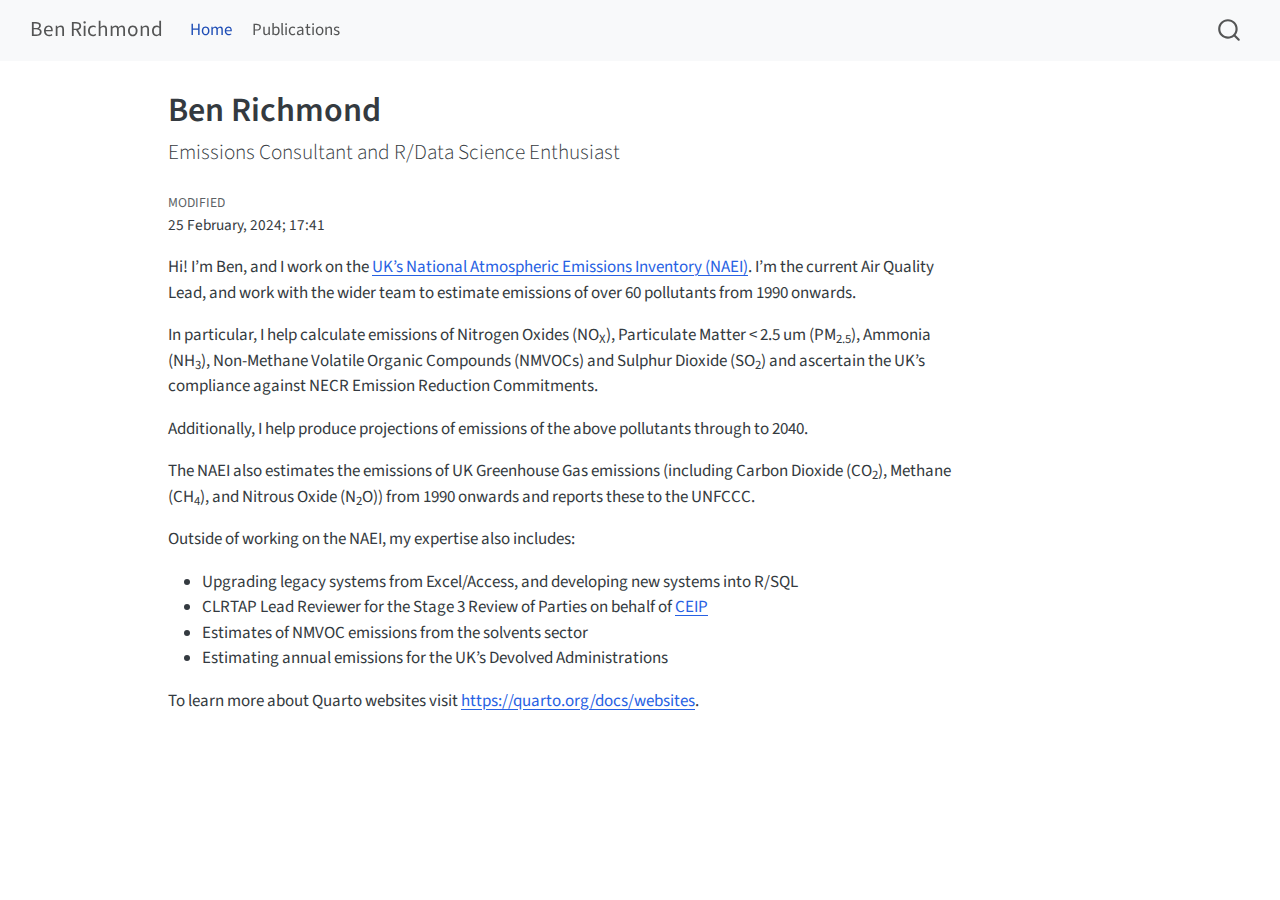
<file: docs/index.html>
<!DOCTYPE html>
<html xmlns="http://www.w3.org/1999/xhtml" lang="en" xml:lang="en"><head>

<meta charset="utf-8">
<meta name="generator" content="quarto-1.4.550">

<meta name="viewport" content="width=device-width, initial-scale=1.0, user-scalable=yes">


<title>Ben Richmond</title>
<style>
code{white-space: pre-wrap;}
span.smallcaps{font-variant: small-caps;}
div.columns{display: flex; gap: min(4vw, 1.5em);}
div.column{flex: auto; overflow-x: auto;}
div.hanging-indent{margin-left: 1.5em; text-indent: -1.5em;}
ul.task-list{list-style: none;}
ul.task-list li input[type="checkbox"] {
  width: 0.8em;
  margin: 0 0.8em 0.2em -1em; /* quarto-specific, see https://github.com/quarto-dev/quarto-cli/issues/4556 */ 
  vertical-align: middle;
}
</style>


<script src="site_libs/quarto-nav/quarto-nav.js"></script>
<script src="site_libs/quarto-nav/headroom.min.js"></script>
<script src="site_libs/clipboard/clipboard.min.js"></script>
<script src="site_libs/quarto-search/autocomplete.umd.js"></script>
<script src="site_libs/quarto-search/fuse.min.js"></script>
<script src="site_libs/quarto-search/quarto-search.js"></script>
<meta name="quarto:offset" content="./">
<script src="site_libs/quarto-html/quarto.js"></script>
<script src="site_libs/quarto-html/popper.min.js"></script>
<script src="site_libs/quarto-html/tippy.umd.min.js"></script>
<script src="site_libs/quarto-html/anchor.min.js"></script>
<link href="site_libs/quarto-html/tippy.css" rel="stylesheet">
<link href="site_libs/quarto-html/quarto-syntax-highlighting.css" rel="stylesheet" id="quarto-text-highlighting-styles">
<script src="site_libs/bootstrap/bootstrap.min.js"></script>
<link href="site_libs/bootstrap/bootstrap-icons.css" rel="stylesheet">
<link href="site_libs/bootstrap/bootstrap.min.css" rel="stylesheet" id="quarto-bootstrap" data-mode="light">
<script id="quarto-search-options" type="application/json">{
  "location": "navbar",
  "copy-button": false,
  "collapse-after": 3,
  "panel-placement": "end",
  "type": "overlay",
  "limit": 50,
  "keyboard-shortcut": [
    "f",
    "/",
    "s"
  ],
  "show-item-context": false,
  "language": {
    "search-no-results-text": "No results",
    "search-matching-documents-text": "matching documents",
    "search-copy-link-title": "Copy link to search",
    "search-hide-matches-text": "Hide additional matches",
    "search-more-match-text": "more match in this document",
    "search-more-matches-text": "more matches in this document",
    "search-clear-button-title": "Clear",
    "search-text-placeholder": "",
    "search-detached-cancel-button-title": "Cancel",
    "search-submit-button-title": "Submit",
    "search-label": "Search"
  }
}</script>


<link rel="stylesheet" href="styles.css">
</head>

<body class="nav-fixed">

<div id="quarto-search-results"></div>
  <header id="quarto-header" class="headroom fixed-top">
    <nav class="navbar navbar-expand-lg " data-bs-theme="dark">
      <div class="navbar-container container-fluid">
      <div class="navbar-brand-container mx-auto">
    <a class="navbar-brand" href="./index.html">
    <span class="navbar-title">Ben Richmond</span>
    </a>
  </div>
            <div id="quarto-search" class="" title="Search"></div>
          <button class="navbar-toggler" type="button" data-bs-toggle="collapse" data-bs-target="#navbarCollapse" aria-controls="navbarCollapse" aria-expanded="false" aria-label="Toggle navigation" onclick="if (window.quartoToggleHeadroom) { window.quartoToggleHeadroom(); }">
  <span class="navbar-toggler-icon"></span>
</button>
          <div class="collapse navbar-collapse" id="navbarCollapse">
            <ul class="navbar-nav navbar-nav-scroll me-auto">
  <li class="nav-item">
    <a class="nav-link active" href="./index.html" aria-current="page"> 
<span class="menu-text">Home</span></a>
  </li>  
  <li class="nav-item">
    <a class="nav-link" href="./publications.html"> 
<span class="menu-text">Publications</span></a>
  </li>  
</ul>
          </div> <!-- /navcollapse -->
          <div class="quarto-navbar-tools">
</div>
      </div> <!-- /container-fluid -->
    </nav>
</header>
<!-- content -->
<div id="quarto-content" class="quarto-container page-columns page-rows-contents page-layout-article page-navbar">
<!-- sidebar -->
<!-- margin-sidebar -->
    <div id="quarto-margin-sidebar" class="sidebar margin-sidebar">
        
    </div>
<!-- main -->
<main class="content" id="quarto-document-content">

<header id="title-block-header" class="quarto-title-block default">
<div class="quarto-title">
<h1 class="title">Ben Richmond</h1>
<p class="subtitle lead">Emissions Consultant and R/Data Science Enthusiast</p>
</div>



<div class="quarto-title-meta">

    
  
    <div>
    <div class="quarto-title-meta-heading">Modified</div>
    <div class="quarto-title-meta-contents">
      <p class="date-modified">25 February, 2024; 17:41</p>
    </div>
  </div>
    
  </div>
  


</header>


<p>Hi! I’m Ben, and I work on the <a href="https://naei.beis.gov.uk">UK’s National Atmospheric Emissions Inventory (NAEI)</a>. I’m the current Air Quality Lead, and work with the wider team to estimate emissions of over 60 pollutants from 1990 onwards.</p>
<p>In particular, I help calculate emissions of Nitrogen Oxides (NO<sub>X</sub>), Particulate Matter &lt; 2.5 um (PM<sub>2.5</sub>), Ammonia (NH<sub>3</sub>), Non-Methane Volatile Organic Compounds (NMVOCs) and Sulphur Dioxide (SO<sub>2</sub>) and ascertain the UK’s compliance against NECR Emission Reduction Commitments.</p>
<p>Additionally, I help produce projections of emissions of the above pollutants through to 2040.</p>
<p>The NAEI also estimates the emissions of UK Greenhouse Gas emissions (including Carbon Dioxide (CO<sub>2</sub>), Methane (CH<sub>4</sub>), and Nitrous Oxide (N<sub>2</sub>O)) from 1990 onwards and reports these to the UNFCCC.</p>
<p>Outside of working on the NAEI, my expertise also includes:</p>
<ul>
<li>Upgrading legacy systems from Excel/Access, and developing new systems into R/SQL</li>
<li>CLRTAP Lead Reviewer for the Stage 3 Review of Parties on behalf of <a href="https://www.ceip.at/status-of-reporting-and-review-results/2023-submission">CEIP</a></li>
<li>Estimates of NMVOC emissions from the solvents sector</li>
<li>Estimating annual emissions for the UK’s Devolved Administrations</li>
</ul>
<p>To learn more about Quarto websites visit <a href="https://quarto.org/docs/websites" class="uri">https://quarto.org/docs/websites</a>.</p>



</main> <!-- /main -->
<script id="quarto-html-after-body" type="application/javascript">
window.document.addEventListener("DOMContentLoaded", function (event) {
  const toggleBodyColorMode = (bsSheetEl) => {
    const mode = bsSheetEl.getAttribute("data-mode");
    const bodyEl = window.document.querySelector("body");
    if (mode === "dark") {
      bodyEl.classList.add("quarto-dark");
      bodyEl.classList.remove("quarto-light");
    } else {
      bodyEl.classList.add("quarto-light");
      bodyEl.classList.remove("quarto-dark");
    }
  }
  const toggleBodyColorPrimary = () => {
    const bsSheetEl = window.document.querySelector("link#quarto-bootstrap");
    if (bsSheetEl) {
      toggleBodyColorMode(bsSheetEl);
    }
  }
  toggleBodyColorPrimary();  
  const icon = "";
  const anchorJS = new window.AnchorJS();
  anchorJS.options = {
    placement: 'right',
    icon: icon
  };
  anchorJS.add('.anchored');
  const isCodeAnnotation = (el) => {
    for (const clz of el.classList) {
      if (clz.startsWith('code-annotation-')) {                     
        return true;
      }
    }
    return false;
  }
  const clipboard = new window.ClipboardJS('.code-copy-button', {
    text: function(trigger) {
      const codeEl = trigger.previousElementSibling.cloneNode(true);
      for (const childEl of codeEl.children) {
        if (isCodeAnnotation(childEl)) {
          childEl.remove();
        }
      }
      return codeEl.innerText;
    }
  });
  clipboard.on('success', function(e) {
    // button target
    const button = e.trigger;
    // don't keep focus
    button.blur();
    // flash "checked"
    button.classList.add('code-copy-button-checked');
    var currentTitle = button.getAttribute("title");
    button.setAttribute("title", "Copied!");
    let tooltip;
    if (window.bootstrap) {
      button.setAttribute("data-bs-toggle", "tooltip");
      button.setAttribute("data-bs-placement", "left");
      button.setAttribute("data-bs-title", "Copied!");
      tooltip = new bootstrap.Tooltip(button, 
        { trigger: "manual", 
          customClass: "code-copy-button-tooltip",
          offset: [0, -8]});
      tooltip.show();    
    }
    setTimeout(function() {
      if (tooltip) {
        tooltip.hide();
        button.removeAttribute("data-bs-title");
        button.removeAttribute("data-bs-toggle");
        button.removeAttribute("data-bs-placement");
      }
      button.setAttribute("title", currentTitle);
      button.classList.remove('code-copy-button-checked');
    }, 1000);
    // clear code selection
    e.clearSelection();
  });
  function tippyHover(el, contentFn, onTriggerFn, onUntriggerFn) {
    const config = {
      allowHTML: true,
      maxWidth: 500,
      delay: 100,
      arrow: false,
      appendTo: function(el) {
          return el.parentElement;
      },
      interactive: true,
      interactiveBorder: 10,
      theme: 'quarto',
      placement: 'bottom-start',
    };
    if (contentFn) {
      config.content = contentFn;
    }
    if (onTriggerFn) {
      config.onTrigger = onTriggerFn;
    }
    if (onUntriggerFn) {
      config.onUntrigger = onUntriggerFn;
    }
    window.tippy(el, config); 
  }
  const noterefs = window.document.querySelectorAll('a[role="doc-noteref"]');
  for (var i=0; i<noterefs.length; i++) {
    const ref = noterefs[i];
    tippyHover(ref, function() {
      // use id or data attribute instead here
      let href = ref.getAttribute('data-footnote-href') || ref.getAttribute('href');
      try { href = new URL(href).hash; } catch {}
      const id = href.replace(/^#\/?/, "");
      const note = window.document.getElementById(id);
      return note.innerHTML;
    });
  }
  const xrefs = window.document.querySelectorAll('a.quarto-xref');
  const processXRef = (id, note) => {
    // Strip column container classes
    const stripColumnClz = (el) => {
      el.classList.remove("page-full", "page-columns");
      if (el.children) {
        for (const child of el.children) {
          stripColumnClz(child);
        }
      }
    }
    stripColumnClz(note)
    if (id === null || id.startsWith('sec-')) {
      // Special case sections, only their first couple elements
      const container = document.createElement("div");
      if (note.children && note.children.length > 2) {
        container.appendChild(note.children[0].cloneNode(true));
        for (let i = 1; i < note.children.length; i++) {
          const child = note.children[i];
          if (child.tagName === "P" && child.innerText === "") {
            continue;
          } else {
            container.appendChild(child.cloneNode(true));
            break;
          }
        }
        if (window.Quarto?.typesetMath) {
          window.Quarto.typesetMath(container);
        }
        return container.innerHTML
      } else {
        if (window.Quarto?.typesetMath) {
          window.Quarto.typesetMath(note);
        }
        return note.innerHTML;
      }
    } else {
      // Remove any anchor links if they are present
      const anchorLink = note.querySelector('a.anchorjs-link');
      if (anchorLink) {
        anchorLink.remove();
      }
      if (window.Quarto?.typesetMath) {
        window.Quarto.typesetMath(note);
      }
      // TODO in 1.5, we should make sure this works without a callout special case
      if (note.classList.contains("callout")) {
        return note.outerHTML;
      } else {
        return note.innerHTML;
      }
    }
  }
  for (var i=0; i<xrefs.length; i++) {
    const xref = xrefs[i];
    tippyHover(xref, undefined, function(instance) {
      instance.disable();
      let url = xref.getAttribute('href');
      let hash = undefined; 
      if (url.startsWith('#')) {
        hash = url;
      } else {
        try { hash = new URL(url).hash; } catch {}
      }
      if (hash) {
        const id = hash.replace(/^#\/?/, "");
        const note = window.document.getElementById(id);
        if (note !== null) {
          try {
            const html = processXRef(id, note.cloneNode(true));
            instance.setContent(html);
          } finally {
            instance.enable();
            instance.show();
          }
        } else {
          // See if we can fetch this
          fetch(url.split('#')[0])
          .then(res => res.text())
          .then(html => {
            const parser = new DOMParser();
            const htmlDoc = parser.parseFromString(html, "text/html");
            const note = htmlDoc.getElementById(id);
            if (note !== null) {
              const html = processXRef(id, note);
              instance.setContent(html);
            } 
          }).finally(() => {
            instance.enable();
            instance.show();
          });
        }
      } else {
        // See if we can fetch a full url (with no hash to target)
        // This is a special case and we should probably do some content thinning / targeting
        fetch(url)
        .then(res => res.text())
        .then(html => {
          const parser = new DOMParser();
          const htmlDoc = parser.parseFromString(html, "text/html");
          const note = htmlDoc.querySelector('main.content');
          if (note !== null) {
            // This should only happen for chapter cross references
            // (since there is no id in the URL)
            // remove the first header
            if (note.children.length > 0 && note.children[0].tagName === "HEADER") {
              note.children[0].remove();
            }
            const html = processXRef(null, note);
            instance.setContent(html);
          } 
        }).finally(() => {
          instance.enable();
          instance.show();
        });
      }
    }, function(instance) {
    });
  }
      let selectedAnnoteEl;
      const selectorForAnnotation = ( cell, annotation) => {
        let cellAttr = 'data-code-cell="' + cell + '"';
        let lineAttr = 'data-code-annotation="' +  annotation + '"';
        const selector = 'span[' + cellAttr + '][' + lineAttr + ']';
        return selector;
      }
      const selectCodeLines = (annoteEl) => {
        const doc = window.document;
        const targetCell = annoteEl.getAttribute("data-target-cell");
        const targetAnnotation = annoteEl.getAttribute("data-target-annotation");
        const annoteSpan = window.document.querySelector(selectorForAnnotation(targetCell, targetAnnotation));
        const lines = annoteSpan.getAttribute("data-code-lines").split(",");
        const lineIds = lines.map((line) => {
          return targetCell + "-" + line;
        })
        let top = null;
        let height = null;
        let parent = null;
        if (lineIds.length > 0) {
            //compute the position of the single el (top and bottom and make a div)
            const el = window.document.getElementById(lineIds[0]);
            top = el.offsetTop;
            height = el.offsetHeight;
            parent = el.parentElement.parentElement;
          if (lineIds.length > 1) {
            const lastEl = window.document.getElementById(lineIds[lineIds.length - 1]);
            const bottom = lastEl.offsetTop + lastEl.offsetHeight;
            height = bottom - top;
          }
          if (top !== null && height !== null && parent !== null) {
            // cook up a div (if necessary) and position it 
            let div = window.document.getElementById("code-annotation-line-highlight");
            if (div === null) {
              div = window.document.createElement("div");
              div.setAttribute("id", "code-annotation-line-highlight");
              div.style.position = 'absolute';
              parent.appendChild(div);
            }
            div.style.top = top - 2 + "px";
            div.style.height = height + 4 + "px";
            div.style.left = 0;
            let gutterDiv = window.document.getElementById("code-annotation-line-highlight-gutter");
            if (gutterDiv === null) {
              gutterDiv = window.document.createElement("div");
              gutterDiv.setAttribute("id", "code-annotation-line-highlight-gutter");
              gutterDiv.style.position = 'absolute';
              const codeCell = window.document.getElementById(targetCell);
              const gutter = codeCell.querySelector('.code-annotation-gutter');
              gutter.appendChild(gutterDiv);
            }
            gutterDiv.style.top = top - 2 + "px";
            gutterDiv.style.height = height + 4 + "px";
          }
          selectedAnnoteEl = annoteEl;
        }
      };
      const unselectCodeLines = () => {
        const elementsIds = ["code-annotation-line-highlight", "code-annotation-line-highlight-gutter"];
        elementsIds.forEach((elId) => {
          const div = window.document.getElementById(elId);
          if (div) {
            div.remove();
          }
        });
        selectedAnnoteEl = undefined;
      };
        // Handle positioning of the toggle
    window.addEventListener(
      "resize",
      throttle(() => {
        elRect = undefined;
        if (selectedAnnoteEl) {
          selectCodeLines(selectedAnnoteEl);
        }
      }, 10)
    );
    function throttle(fn, ms) {
    let throttle = false;
    let timer;
      return (...args) => {
        if(!throttle) { // first call gets through
            fn.apply(this, args);
            throttle = true;
        } else { // all the others get throttled
            if(timer) clearTimeout(timer); // cancel #2
            timer = setTimeout(() => {
              fn.apply(this, args);
              timer = throttle = false;
            }, ms);
        }
      };
    }
      // Attach click handler to the DT
      const annoteDls = window.document.querySelectorAll('dt[data-target-cell]');
      for (const annoteDlNode of annoteDls) {
        annoteDlNode.addEventListener('click', (event) => {
          const clickedEl = event.target;
          if (clickedEl !== selectedAnnoteEl) {
            unselectCodeLines();
            const activeEl = window.document.querySelector('dt[data-target-cell].code-annotation-active');
            if (activeEl) {
              activeEl.classList.remove('code-annotation-active');
            }
            selectCodeLines(clickedEl);
            clickedEl.classList.add('code-annotation-active');
          } else {
            // Unselect the line
            unselectCodeLines();
            clickedEl.classList.remove('code-annotation-active');
          }
        });
      }
  const findCites = (el) => {
    const parentEl = el.parentElement;
    if (parentEl) {
      const cites = parentEl.dataset.cites;
      if (cites) {
        return {
          el,
          cites: cites.split(' ')
        };
      } else {
        return findCites(el.parentElement)
      }
    } else {
      return undefined;
    }
  };
  var bibliorefs = window.document.querySelectorAll('a[role="doc-biblioref"]');
  for (var i=0; i<bibliorefs.length; i++) {
    const ref = bibliorefs[i];
    const citeInfo = findCites(ref);
    if (citeInfo) {
      tippyHover(citeInfo.el, function() {
        var popup = window.document.createElement('div');
        citeInfo.cites.forEach(function(cite) {
          var citeDiv = window.document.createElement('div');
          citeDiv.classList.add('hanging-indent');
          citeDiv.classList.add('csl-entry');
          var biblioDiv = window.document.getElementById('ref-' + cite);
          if (biblioDiv) {
            citeDiv.innerHTML = biblioDiv.innerHTML;
          }
          popup.appendChild(citeDiv);
        });
        return popup.innerHTML;
      });
    }
  }
});
</script>
</div> <!-- /content -->




</body></html>
</file>
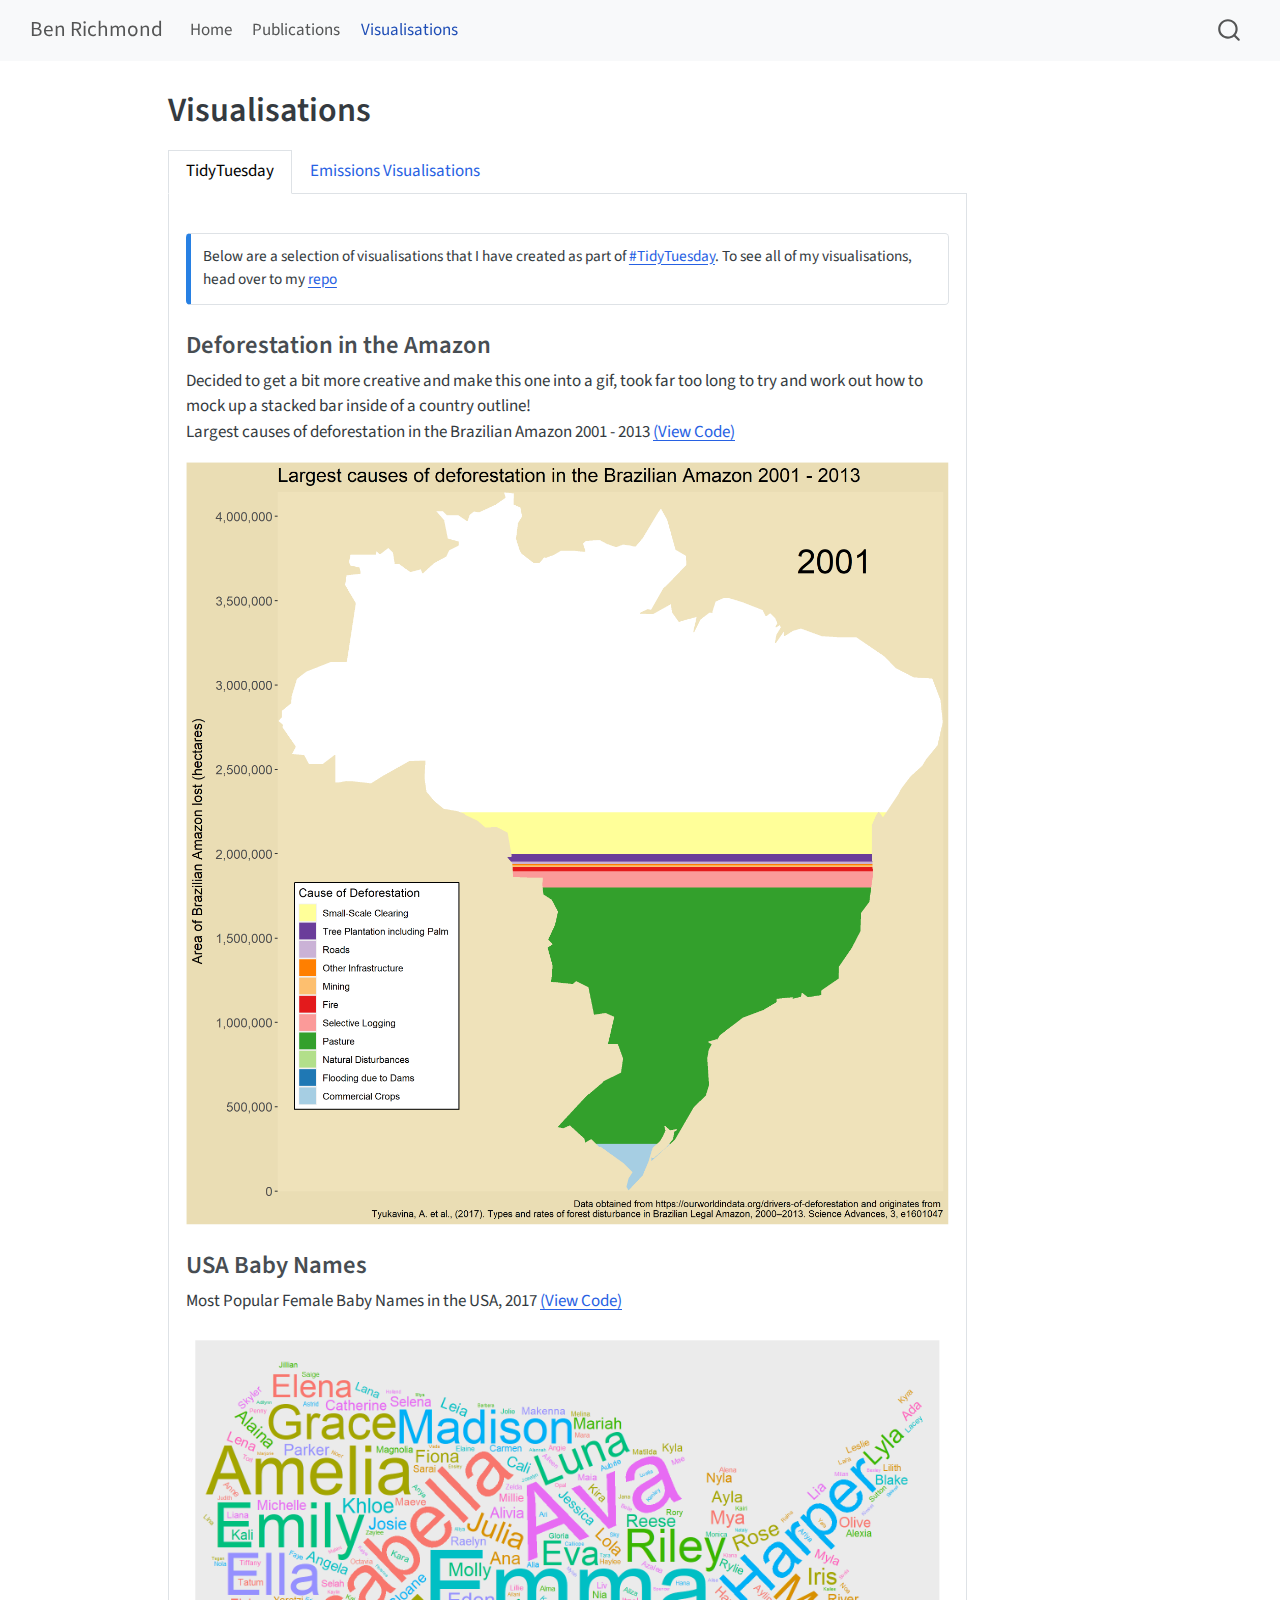
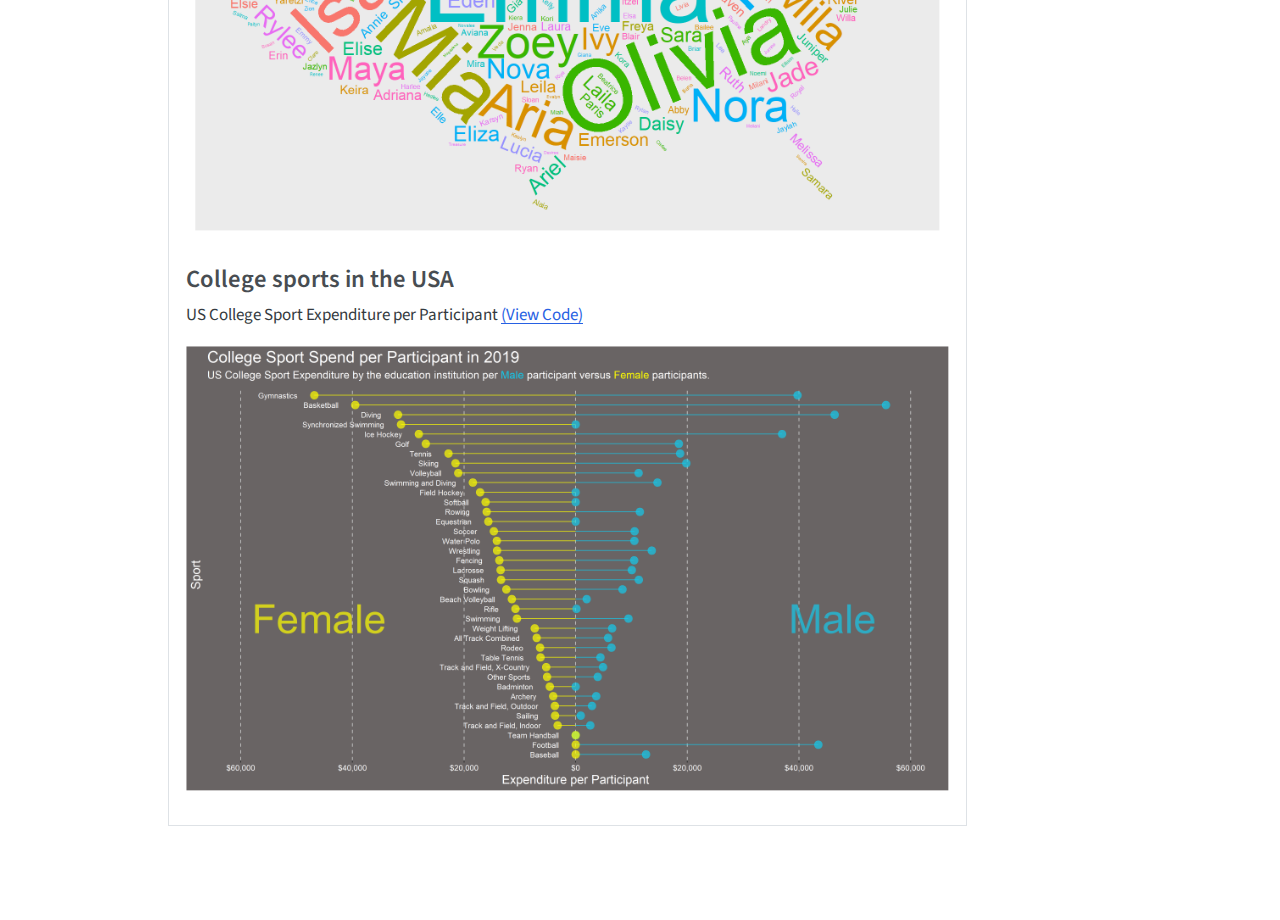
<file: docs/visualisations.html>
<!DOCTYPE html>
<html xmlns="http://www.w3.org/1999/xhtml" lang="en" xml:lang="en"><head>

<meta charset="utf-8">
<meta name="generator" content="quarto-1.4.550">

<meta name="viewport" content="width=device-width, initial-scale=1.0, user-scalable=yes">


<title>Ben Richmond - Visualisations</title>
<style>
code{white-space: pre-wrap;}
span.smallcaps{font-variant: small-caps;}
div.columns{display: flex; gap: min(4vw, 1.5em);}
div.column{flex: auto; overflow-x: auto;}
div.hanging-indent{margin-left: 1.5em; text-indent: -1.5em;}
ul.task-list{list-style: none;}
ul.task-list li input[type="checkbox"] {
  width: 0.8em;
  margin: 0 0.8em 0.2em -1em; /* quarto-specific, see https://github.com/quarto-dev/quarto-cli/issues/4556 */ 
  vertical-align: middle;
}
</style>


<script src="site_libs/quarto-nav/quarto-nav.js"></script>
<script src="site_libs/quarto-nav/headroom.min.js"></script>
<script src="site_libs/clipboard/clipboard.min.js"></script>
<script src="site_libs/quarto-search/autocomplete.umd.js"></script>
<script src="site_libs/quarto-search/fuse.min.js"></script>
<script src="site_libs/quarto-search/quarto-search.js"></script>
<meta name="quarto:offset" content="./">
<script src="site_libs/quarto-html/quarto.js"></script>
<script src="site_libs/quarto-html/popper.min.js"></script>
<script src="site_libs/quarto-html/tippy.umd.min.js"></script>
<script src="site_libs/quarto-html/anchor.min.js"></script>
<link href="site_libs/quarto-html/tippy.css" rel="stylesheet">
<link href="site_libs/quarto-html/quarto-syntax-highlighting.css" rel="stylesheet" id="quarto-text-highlighting-styles">
<script src="site_libs/bootstrap/bootstrap.min.js"></script>
<link href="site_libs/bootstrap/bootstrap-icons.css" rel="stylesheet">
<link href="site_libs/bootstrap/bootstrap.min.css" rel="stylesheet" id="quarto-bootstrap" data-mode="light">
<script id="quarto-search-options" type="application/json">{
  "location": "navbar",
  "copy-button": false,
  "collapse-after": 3,
  "panel-placement": "end",
  "type": "overlay",
  "limit": 50,
  "keyboard-shortcut": [
    "f",
    "/",
    "s"
  ],
  "show-item-context": false,
  "language": {
    "search-no-results-text": "No results",
    "search-matching-documents-text": "matching documents",
    "search-copy-link-title": "Copy link to search",
    "search-hide-matches-text": "Hide additional matches",
    "search-more-match-text": "more match in this document",
    "search-more-matches-text": "more matches in this document",
    "search-clear-button-title": "Clear",
    "search-text-placeholder": "",
    "search-detached-cancel-button-title": "Cancel",
    "search-submit-button-title": "Submit",
    "search-label": "Search"
  }
}</script>


<link rel="stylesheet" href="styles.css">
</head>

<body class="nav-fixed">

<div id="quarto-search-results"></div>
  <header id="quarto-header" class="headroom fixed-top">
    <nav class="navbar navbar-expand-lg " data-bs-theme="dark">
      <div class="navbar-container container-fluid">
      <div class="navbar-brand-container mx-auto">
    <a class="navbar-brand" href="./index.html">
    <span class="navbar-title">Ben Richmond</span>
    </a>
  </div>
            <div id="quarto-search" class="" title="Search"></div>
          <button class="navbar-toggler" type="button" data-bs-toggle="collapse" data-bs-target="#navbarCollapse" aria-controls="navbarCollapse" aria-expanded="false" aria-label="Toggle navigation" onclick="if (window.quartoToggleHeadroom) { window.quartoToggleHeadroom(); }">
  <span class="navbar-toggler-icon"></span>
</button>
          <div class="collapse navbar-collapse" id="navbarCollapse">
            <ul class="navbar-nav navbar-nav-scroll me-auto">
  <li class="nav-item">
    <a class="nav-link" href="./index.html"> 
<span class="menu-text">Home</span></a>
  </li>  
  <li class="nav-item">
    <a class="nav-link" href="./publications.html"> 
<span class="menu-text">Publications</span></a>
  </li>  
  <li class="nav-item">
    <a class="nav-link active" href="./visualisations.html" aria-current="page"> 
<span class="menu-text">Visualisations</span></a>
  </li>  
</ul>
          </div> <!-- /navcollapse -->
          <div class="quarto-navbar-tools">
</div>
      </div> <!-- /container-fluid -->
    </nav>
</header>
<!-- content -->
<div id="quarto-content" class="quarto-container page-columns page-rows-contents page-layout-article page-navbar">
<!-- sidebar -->
<!-- margin-sidebar -->
    <div id="quarto-margin-sidebar" class="sidebar margin-sidebar">
        
    </div>
<!-- main -->
<main class="content" id="quarto-document-content">

<header id="title-block-header" class="quarto-title-block default">
<div class="quarto-title">
<h1 class="title">Visualisations</h1>
</div>



<div class="quarto-title-meta">

    
  
    
  </div>
  


</header>


<div class="tabset-margin-container"></div><div class="panel-tabset">
<ul class="nav nav-tabs" role="tablist"><li class="nav-item" role="presentation"><a class="nav-link active" id="tabset-1-1-tab" data-bs-toggle="tab" data-bs-target="#tabset-1-1" role="tab" aria-controls="tabset-1-1" aria-selected="true">TidyTuesday</a></li><li class="nav-item" role="presentation"><a class="nav-link" id="tabset-1-2-tab" data-bs-toggle="tab" data-bs-target="#tabset-1-2" role="tab" aria-controls="tabset-1-2" aria-selected="false">Emissions Visualisations</a></li></ul>
<div class="tab-content">
<div id="tabset-1-1" class="tab-pane active" role="tabpanel" aria-labelledby="tabset-1-1-tab">
<div class="callout callout-style-simple callout-note no-icon">
<div class="callout-body d-flex">
<div class="callout-icon-container">
<i class="callout-icon no-icon"></i>
</div>
<div class="callout-body-container">
<p>Below are a selection of visualisations that I have created as part of <a href="https://github.com/rfordatascience/tidytuesday">#TidyTuesday</a>. To see all of my visualisations, head over to my <a href="https://github.com/BenRichy/TidyTuesday">repo</a></p>
</div>
</div>
</div>
<section id="deforestation-in-the-amazon" class="level3">
<h3 class="anchored" data-anchor-id="deforestation-in-the-amazon">Deforestation in the Amazon</h3>
<p>Decided to get a bit more creative and make this one into a gif, took far too long to try and work out how to mock up a stacked bar inside of a country outline! <br> Largest causes of deforestation in the Brazilian Amazon 2001 - 2013 <a href="https://github.com/BenRichy/TidyTuesday/blob/main/Rcode/2021_04_06_GlobalDeforestation.R">(View Code)</a></p>
<p><img src="plots/2021_04_06_GlobalDeforestation.gif" class="img-fluid"></p>
</section>
<section id="usa-baby-names" class="level3">
<h3 class="anchored" data-anchor-id="usa-baby-names">USA Baby Names</h3>
<p>Most Popular Female Baby Names in the USA, 2017 <a href="https://github.com/BenRichy/TidyTuesday/blob/main/Rcode/2022_03_22_BabyNames.R">(View Code)</a></p>
<p><img src="plots/2022_03_22_BabyNames.png" class="img-fluid"></p>
</section>
<section id="college-sports-in-the-usa" class="level3">
<h3 class="anchored" data-anchor-id="college-sports-in-the-usa">College sports in the USA</h3>
<p>US College Sport Expenditure per Participant <a href="https://github.com/BenRichy/TidyTuesday/blob/main/Rcode/2022_03_29_CollegeSports.R">(View Code)</a></p>
<p><img src="plots/2022_03_29_CollegeSports.png" class="img-fluid"></p>
</section>
</div>
<div id="tabset-1-2" class="tab-pane" role="tabpanel" aria-labelledby="tabset-1-2-tab">
<div class="callout callout-style-simple callout-note no-icon">
<div class="callout-body d-flex">
<div class="callout-icon-container">
<i class="callout-icon no-icon"></i>
</div>
<div class="callout-body-container">
<p>Work In Progress - Plots will be added soon.</p>
</div>
</div>
</div>
</div>
</div>
</div>



</main> <!-- /main -->
<script id="quarto-html-after-body" type="application/javascript">
window.document.addEventListener("DOMContentLoaded", function (event) {
  const toggleBodyColorMode = (bsSheetEl) => {
    const mode = bsSheetEl.getAttribute("data-mode");
    const bodyEl = window.document.querySelector("body");
    if (mode === "dark") {
      bodyEl.classList.add("quarto-dark");
      bodyEl.classList.remove("quarto-light");
    } else {
      bodyEl.classList.add("quarto-light");
      bodyEl.classList.remove("quarto-dark");
    }
  }
  const toggleBodyColorPrimary = () => {
    const bsSheetEl = window.document.querySelector("link#quarto-bootstrap");
    if (bsSheetEl) {
      toggleBodyColorMode(bsSheetEl);
    }
  }
  toggleBodyColorPrimary();  
  const icon = "";
  const anchorJS = new window.AnchorJS();
  anchorJS.options = {
    placement: 'right',
    icon: icon
  };
  anchorJS.add('.anchored');
  const isCodeAnnotation = (el) => {
    for (const clz of el.classList) {
      if (clz.startsWith('code-annotation-')) {                     
        return true;
      }
    }
    return false;
  }
  const clipboard = new window.ClipboardJS('.code-copy-button', {
    text: function(trigger) {
      const codeEl = trigger.previousElementSibling.cloneNode(true);
      for (const childEl of codeEl.children) {
        if (isCodeAnnotation(childEl)) {
          childEl.remove();
        }
      }
      return codeEl.innerText;
    }
  });
  clipboard.on('success', function(e) {
    // button target
    const button = e.trigger;
    // don't keep focus
    button.blur();
    // flash "checked"
    button.classList.add('code-copy-button-checked');
    var currentTitle = button.getAttribute("title");
    button.setAttribute("title", "Copied!");
    let tooltip;
    if (window.bootstrap) {
      button.setAttribute("data-bs-toggle", "tooltip");
      button.setAttribute("data-bs-placement", "left");
      button.setAttribute("data-bs-title", "Copied!");
      tooltip = new bootstrap.Tooltip(button, 
        { trigger: "manual", 
          customClass: "code-copy-button-tooltip",
          offset: [0, -8]});
      tooltip.show();    
    }
    setTimeout(function() {
      if (tooltip) {
        tooltip.hide();
        button.removeAttribute("data-bs-title");
        button.removeAttribute("data-bs-toggle");
        button.removeAttribute("data-bs-placement");
      }
      button.setAttribute("title", currentTitle);
      button.classList.remove('code-copy-button-checked');
    }, 1000);
    // clear code selection
    e.clearSelection();
  });
  function tippyHover(el, contentFn, onTriggerFn, onUntriggerFn) {
    const config = {
      allowHTML: true,
      maxWidth: 500,
      delay: 100,
      arrow: false,
      appendTo: function(el) {
          return el.parentElement;
      },
      interactive: true,
      interactiveBorder: 10,
      theme: 'quarto',
      placement: 'bottom-start',
    };
    if (contentFn) {
      config.content = contentFn;
    }
    if (onTriggerFn) {
      config.onTrigger = onTriggerFn;
    }
    if (onUntriggerFn) {
      config.onUntrigger = onUntriggerFn;
    }
    window.tippy(el, config); 
  }
  const noterefs = window.document.querySelectorAll('a[role="doc-noteref"]');
  for (var i=0; i<noterefs.length; i++) {
    const ref = noterefs[i];
    tippyHover(ref, function() {
      // use id or data attribute instead here
      let href = ref.getAttribute('data-footnote-href') || ref.getAttribute('href');
      try { href = new URL(href).hash; } catch {}
      const id = href.replace(/^#\/?/, "");
      const note = window.document.getElementById(id);
      return note.innerHTML;
    });
  }
  const xrefs = window.document.querySelectorAll('a.quarto-xref');
  const processXRef = (id, note) => {
    // Strip column container classes
    const stripColumnClz = (el) => {
      el.classList.remove("page-full", "page-columns");
      if (el.children) {
        for (const child of el.children) {
          stripColumnClz(child);
        }
      }
    }
    stripColumnClz(note)
    if (id === null || id.startsWith('sec-')) {
      // Special case sections, only their first couple elements
      const container = document.createElement("div");
      if (note.children && note.children.length > 2) {
        container.appendChild(note.children[0].cloneNode(true));
        for (let i = 1; i < note.children.length; i++) {
          const child = note.children[i];
          if (child.tagName === "P" && child.innerText === "") {
            continue;
          } else {
            container.appendChild(child.cloneNode(true));
            break;
          }
        }
        if (window.Quarto?.typesetMath) {
          window.Quarto.typesetMath(container);
        }
        return container.innerHTML
      } else {
        if (window.Quarto?.typesetMath) {
          window.Quarto.typesetMath(note);
        }
        return note.innerHTML;
      }
    } else {
      // Remove any anchor links if they are present
      const anchorLink = note.querySelector('a.anchorjs-link');
      if (anchorLink) {
        anchorLink.remove();
      }
      if (window.Quarto?.typesetMath) {
        window.Quarto.typesetMath(note);
      }
      // TODO in 1.5, we should make sure this works without a callout special case
      if (note.classList.contains("callout")) {
        return note.outerHTML;
      } else {
        return note.innerHTML;
      }
    }
  }
  for (var i=0; i<xrefs.length; i++) {
    const xref = xrefs[i];
    tippyHover(xref, undefined, function(instance) {
      instance.disable();
      let url = xref.getAttribute('href');
      let hash = undefined; 
      if (url.startsWith('#')) {
        hash = url;
      } else {
        try { hash = new URL(url).hash; } catch {}
      }
      if (hash) {
        const id = hash.replace(/^#\/?/, "");
        const note = window.document.getElementById(id);
        if (note !== null) {
          try {
            const html = processXRef(id, note.cloneNode(true));
            instance.setContent(html);
          } finally {
            instance.enable();
            instance.show();
          }
        } else {
          // See if we can fetch this
          fetch(url.split('#')[0])
          .then(res => res.text())
          .then(html => {
            const parser = new DOMParser();
            const htmlDoc = parser.parseFromString(html, "text/html");
            const note = htmlDoc.getElementById(id);
            if (note !== null) {
              const html = processXRef(id, note);
              instance.setContent(html);
            } 
          }).finally(() => {
            instance.enable();
            instance.show();
          });
        }
      } else {
        // See if we can fetch a full url (with no hash to target)
        // This is a special case and we should probably do some content thinning / targeting
        fetch(url)
        .then(res => res.text())
        .then(html => {
          const parser = new DOMParser();
          const htmlDoc = parser.parseFromString(html, "text/html");
          const note = htmlDoc.querySelector('main.content');
          if (note !== null) {
            // This should only happen for chapter cross references
            // (since there is no id in the URL)
            // remove the first header
            if (note.children.length > 0 && note.children[0].tagName === "HEADER") {
              note.children[0].remove();
            }
            const html = processXRef(null, note);
            instance.setContent(html);
          } 
        }).finally(() => {
          instance.enable();
          instance.show();
        });
      }
    }, function(instance) {
    });
  }
      let selectedAnnoteEl;
      const selectorForAnnotation = ( cell, annotation) => {
        let cellAttr = 'data-code-cell="' + cell + '"';
        let lineAttr = 'data-code-annotation="' +  annotation + '"';
        const selector = 'span[' + cellAttr + '][' + lineAttr + ']';
        return selector;
      }
      const selectCodeLines = (annoteEl) => {
        const doc = window.document;
        const targetCell = annoteEl.getAttribute("data-target-cell");
        const targetAnnotation = annoteEl.getAttribute("data-target-annotation");
        const annoteSpan = window.document.querySelector(selectorForAnnotation(targetCell, targetAnnotation));
        const lines = annoteSpan.getAttribute("data-code-lines").split(",");
        const lineIds = lines.map((line) => {
          return targetCell + "-" + line;
        })
        let top = null;
        let height = null;
        let parent = null;
        if (lineIds.length > 0) {
            //compute the position of the single el (top and bottom and make a div)
            const el = window.document.getElementById(lineIds[0]);
            top = el.offsetTop;
            height = el.offsetHeight;
            parent = el.parentElement.parentElement;
          if (lineIds.length > 1) {
            const lastEl = window.document.getElementById(lineIds[lineIds.length - 1]);
            const bottom = lastEl.offsetTop + lastEl.offsetHeight;
            height = bottom - top;
          }
          if (top !== null && height !== null && parent !== null) {
            // cook up a div (if necessary) and position it 
            let div = window.document.getElementById("code-annotation-line-highlight");
            if (div === null) {
              div = window.document.createElement("div");
              div.setAttribute("id", "code-annotation-line-highlight");
              div.style.position = 'absolute';
              parent.appendChild(div);
            }
            div.style.top = top - 2 + "px";
            div.style.height = height + 4 + "px";
            div.style.left = 0;
            let gutterDiv = window.document.getElementById("code-annotation-line-highlight-gutter");
            if (gutterDiv === null) {
              gutterDiv = window.document.createElement("div");
              gutterDiv.setAttribute("id", "code-annotation-line-highlight-gutter");
              gutterDiv.style.position = 'absolute';
              const codeCell = window.document.getElementById(targetCell);
              const gutter = codeCell.querySelector('.code-annotation-gutter');
              gutter.appendChild(gutterDiv);
            }
            gutterDiv.style.top = top - 2 + "px";
            gutterDiv.style.height = height + 4 + "px";
          }
          selectedAnnoteEl = annoteEl;
        }
      };
      const unselectCodeLines = () => {
        const elementsIds = ["code-annotation-line-highlight", "code-annotation-line-highlight-gutter"];
        elementsIds.forEach((elId) => {
          const div = window.document.getElementById(elId);
          if (div) {
            div.remove();
          }
        });
        selectedAnnoteEl = undefined;
      };
        // Handle positioning of the toggle
    window.addEventListener(
      "resize",
      throttle(() => {
        elRect = undefined;
        if (selectedAnnoteEl) {
          selectCodeLines(selectedAnnoteEl);
        }
      }, 10)
    );
    function throttle(fn, ms) {
    let throttle = false;
    let timer;
      return (...args) => {
        if(!throttle) { // first call gets through
            fn.apply(this, args);
            throttle = true;
        } else { // all the others get throttled
            if(timer) clearTimeout(timer); // cancel #2
            timer = setTimeout(() => {
              fn.apply(this, args);
              timer = throttle = false;
            }, ms);
        }
      };
    }
      // Attach click handler to the DT
      const annoteDls = window.document.querySelectorAll('dt[data-target-cell]');
      for (const annoteDlNode of annoteDls) {
        annoteDlNode.addEventListener('click', (event) => {
          const clickedEl = event.target;
          if (clickedEl !== selectedAnnoteEl) {
            unselectCodeLines();
            const activeEl = window.document.querySelector('dt[data-target-cell].code-annotation-active');
            if (activeEl) {
              activeEl.classList.remove('code-annotation-active');
            }
            selectCodeLines(clickedEl);
            clickedEl.classList.add('code-annotation-active');
          } else {
            // Unselect the line
            unselectCodeLines();
            clickedEl.classList.remove('code-annotation-active');
          }
        });
      }
  const findCites = (el) => {
    const parentEl = el.parentElement;
    if (parentEl) {
      const cites = parentEl.dataset.cites;
      if (cites) {
        return {
          el,
          cites: cites.split(' ')
        };
      } else {
        return findCites(el.parentElement)
      }
    } else {
      return undefined;
    }
  };
  var bibliorefs = window.document.querySelectorAll('a[role="doc-biblioref"]');
  for (var i=0; i<bibliorefs.length; i++) {
    const ref = bibliorefs[i];
    const citeInfo = findCites(ref);
    if (citeInfo) {
      tippyHover(citeInfo.el, function() {
        var popup = window.document.createElement('div');
        citeInfo.cites.forEach(function(cite) {
          var citeDiv = window.document.createElement('div');
          citeDiv.classList.add('hanging-indent');
          citeDiv.classList.add('csl-entry');
          var biblioDiv = window.document.getElementById('ref-' + cite);
          if (biblioDiv) {
            citeDiv.innerHTML = biblioDiv.innerHTML;
          }
          popup.appendChild(citeDiv);
        });
        return popup.innerHTML;
      });
    }
  }
});
</script>
</div> <!-- /content -->




</body></html>
</file>
<file: docs/site_libs/quarto-html/tippy.css>
.tippy-box[data-animation=fade][data-state=hidden]{opacity:0}[data-tippy-root]{max-width:calc(100vw - 10px)}.tippy-box{position:relative;background-color:#333;color:#fff;border-radius:4px;font-size:14px;line-height:1.4;white-space:normal;outline:0;transition-property:transform,visibility,opacity}.tippy-box[data-placement^=top]>.tippy-arrow{bottom:0}.tippy-box[data-placement^=top]>.tippy-arrow:before{bottom:-7px;left:0;border-width:8px 8px 0;border-top-color:initial;transform-origin:center top}.tippy-box[data-placement^=bottom]>.tippy-arrow{top:0}.tippy-box[data-placement^=bottom]>.tippy-arrow:before{top:-7px;left:0;border-width:0 8px 8px;border-bottom-color:initial;transform-origin:center bottom}.tippy-box[data-placement^=left]>.tippy-arrow{right:0}.tippy-box[data-placement^=left]>.tippy-arrow:before{border-width:8px 0 8px 8px;border-left-color:initial;right:-7px;transform-origin:center left}.tippy-box[data-placement^=right]>.tippy-arrow{left:0}.tippy-box[data-placement^=right]>.tippy-arrow:before{left:-7px;border-width:8px 8px 8px 0;border-right-color:initial;transform-origin:center right}.tippy-box[data-inertia][data-state=visible]{transition-timing-function:cubic-bezier(.54,1.5,.38,1.11)}.tippy-arrow{width:16px;height:16px;color:#333}.tippy-arrow:before{content:"";position:absolute;border-color:transparent;border-style:solid}.tippy-content{position:relative;padding:5px 9px;z-index:1}
</file>
<file: docs/site_libs/quarto-html/quarto-syntax-highlighting.css>
/* quarto syntax highlight colors */
:root {
  --quarto-hl-ot-color: #003B4F;
  --quarto-hl-at-color: #657422;
  --quarto-hl-ss-color: #20794D;
  --quarto-hl-an-color: #5E5E5E;
  --quarto-hl-fu-color: #4758AB;
  --quarto-hl-st-color: #20794D;
  --quarto-hl-cf-color: #003B4F;
  --quarto-hl-op-color: #5E5E5E;
  --quarto-hl-er-color: #AD0000;
  --quarto-hl-bn-color: #AD0000;
  --quarto-hl-al-color: #AD0000;
  --quarto-hl-va-color: #111111;
  --quarto-hl-bu-color: inherit;
  --quarto-hl-ex-color: inherit;
  --quarto-hl-pp-color: #AD0000;
  --quarto-hl-in-color: #5E5E5E;
  --quarto-hl-vs-color: #20794D;
  --quarto-hl-wa-color: #5E5E5E;
  --quarto-hl-do-color: #5E5E5E;
  --quarto-hl-im-color: #00769E;
  --quarto-hl-ch-color: #20794D;
  --quarto-hl-dt-color: #AD0000;
  --quarto-hl-fl-color: #AD0000;
  --quarto-hl-co-color: #5E5E5E;
  --quarto-hl-cv-color: #5E5E5E;
  --quarto-hl-cn-color: #8f5902;
  --quarto-hl-sc-color: #5E5E5E;
  --quarto-hl-dv-color: #AD0000;
  --quarto-hl-kw-color: #003B4F;
}

/* other quarto variables */
:root {
  --quarto-font-monospace: SFMono-Regular, Menlo, Monaco, Consolas, "Liberation Mono", "Courier New", monospace;
}

pre > code.sourceCode > span {
  color: #003B4F;
}

code span {
  color: #003B4F;
}

code.sourceCode > span {
  color: #003B4F;
}

div.sourceCode,
div.sourceCode pre.sourceCode {
  color: #003B4F;
}

code span.ot {
  color: #003B4F;
  font-style: inherit;
}

code span.at {
  color: #657422;
  font-style: inherit;
}

code span.ss {
  color: #20794D;
  font-style: inherit;
}

code span.an {
  color: #5E5E5E;
  font-style: inherit;
}

code span.fu {
  color: #4758AB;
  font-style: inherit;
}

code span.st {
  color: #20794D;
  font-style: inherit;
}

code span.cf {
  color: #003B4F;
  font-style: inherit;
}

code span.op {
  color: #5E5E5E;
  font-style: inherit;
}

code span.er {
  color: #AD0000;
  font-style: inherit;
}

code span.bn {
  color: #AD0000;
  font-style: inherit;
}

code span.al {
  color: #AD0000;
  font-style: inherit;
}

code span.va {
  color: #111111;
  font-style: inherit;
}

code span.bu {
  font-style: inherit;
}

code span.ex {
  font-style: inherit;
}

code span.pp {
  color: #AD0000;
  font-style: inherit;
}

code span.in {
  color: #5E5E5E;
  font-style: inherit;
}

code span.vs {
  color: #20794D;
  font-style: inherit;
}

code span.wa {
  color: #5E5E5E;
  font-style: italic;
}

code span.do {
  color: #5E5E5E;
  font-style: italic;
}

code span.im {
  color: #00769E;
  font-style: inherit;
}

code span.ch {
  color: #20794D;
  font-style: inherit;
}

code span.dt {
  color: #AD0000;
  font-style: inherit;
}

code span.fl {
  color: #AD0000;
  font-style: inherit;
}

code span.co {
  color: #5E5E5E;
  font-style: inherit;
}

code span.cv {
  color: #5E5E5E;
  font-style: italic;
}

code span.cn {
  color: #8f5902;
  font-style: inherit;
}

code span.sc {
  color: #5E5E5E;
  font-style: inherit;
}

code span.dv {
  color: #AD0000;
  font-style: inherit;
}

code span.kw {
  color: #003B4F;
  font-style: inherit;
}

.prevent-inlining {
  content: "</";
}

/*# sourceMappingURL=debc5d5d77c3f9108843748ff7464032.css.map */
</file>
<file: docs/styles.css>
/* css styles */
</file>
